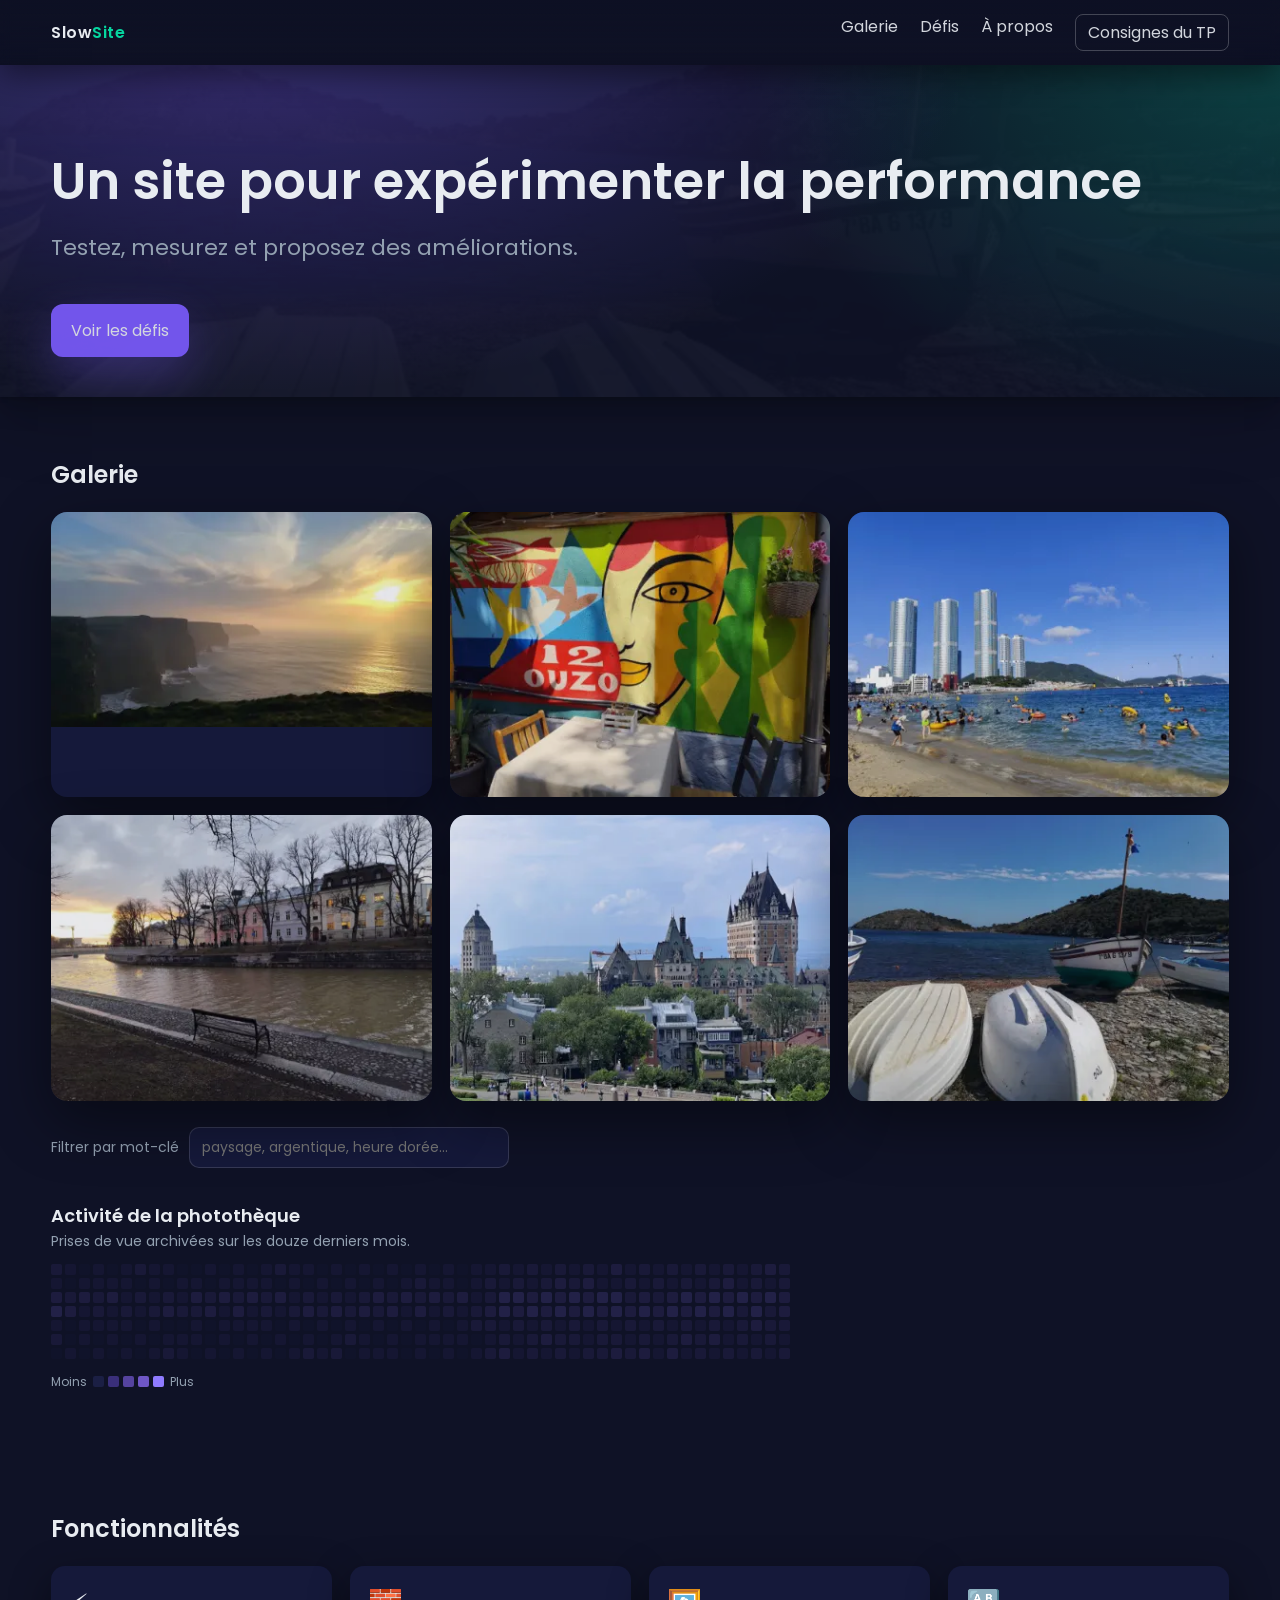
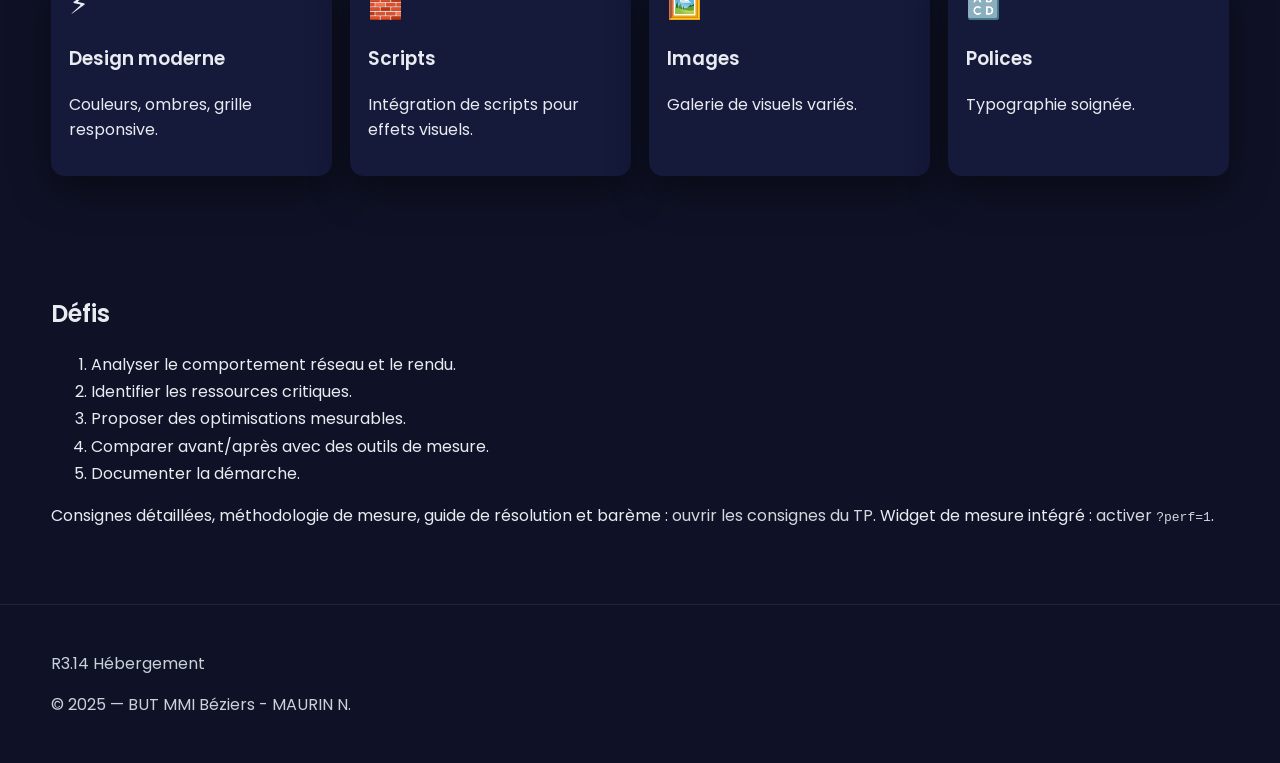
<file: index.html>
<!DOCTYPE html>
<html lang="fr">
  <head>
    <meta charset="utf-8" />
    <meta name="viewport" content="width=device-width, initial-scale=1" />
    <title>Site non optimisé...</title>

    <link rel="icon" type="image/png" sizes="64x64" href="img/favicon.png" />
    <link rel="icon" type="image/svg+xml" href="img/favicon.svg" />
    <link rel="preload" as="font" type="font/woff2" href="fonts/poppins-latin-400.woff2" crossorigin />
    <link rel="preload" as="font" type="font/woff2" href="fonts/poppins-latin-600.woff2" crossorigin />

    <link rel="stylesheet" href="css/styles.css" />

    <script src="js/app.js" defer></script>

    <!-- ===== Infrastructure du TP : hors exercice =====================
         Le bouton « Consignes » et sa fenêtre ne font pas partie du site à
         optimiser. Inutile de les analyser, les optimiser ou les supprimer.
         Volontairement en ligne : aucune requête supplémentaire, et rien ne
         casse quand vous réécrivez css/styles.css ou js/app.js.
         ================================================================ -->
    <style>
      .tp-link{border:1px solid rgba(255,255,255,.25);border-radius:8px;padding:5px 12px}
      .tp-link:hover{background:rgba(255,255,255,.08)}
      /* Cette entrée de menu supplémentaire fait déborder la barre sur petit
         écran : on autorise le retour à la ligne. */
      @media (max-width:640px){
        .menu{flex-wrap:wrap;justify-content:flex-end;gap:8px 14px}
      }
      #tp-modal{width:min(1000px,94vw);height:min(86vh,900px);padding:0;border:0;
        border-radius:14px;background:#0f1226;color:#E8ECF1;overflow:hidden}
      #tp-modal::backdrop{background:rgba(4,6,18,.72)}
      .tp-modal-bar{display:flex;align-items:center;justify-content:space-between;
        gap:12px;padding:10px 14px;border-bottom:1px solid rgba(255,255,255,.12);
        font:600 15px/1.3 system-ui,Segoe UI,Roboto,Arial,sans-serif}
      .tp-modal-bar button{background:transparent;color:#E8ECF1;cursor:pointer;
        border:1px solid rgba(255,255,255,.25);border-radius:8px;padding:5px 11px;font:inherit}
      .tp-modal-bar button:hover{background:rgba(255,255,255,.1)}
      #tp-modal iframe{display:block;width:100%;height:calc(100% - 45px);border:0}
    </style>
  </head>
  <body>
    <div class="topbar">
      <div class="container nav">
        <div class="logo">Slow<span>Site</span></div>
        <div class="menu">
          <a href="#galerie">Galerie</a>
          <a href="#defis">Défis</a>
          <a href="#apropos">À propos</a>
          <a class="tp-link js-consignes" href="consignes.html">Consignes du TP</a>
        </div>
      </div>
    </div>

    <div class="hero">
      <div class="container hero-inner">
        <div class="hero-text">
          <h1>Un site pour expérimenter la performance</h1>
          <p>Testez, mesurez et proposez des améliorations.</p>
          <a class="cta" href="#defis">Voir les défis</a>
        </div>
      </div>
    </div>

    <div id="galerie" class="section gallery">
      <div class="container">
        <h2>Galerie</h2>
        <div class="grid">
          <div class="card" data-mots="paysage montagne aube brume grand angle">
            <a href="img1.html"><img
              src="img/img1-800.webp"
              srcset="img/img1-400.webp 400w, img/img1-800.webp 800w, img/img1-1200.webp 1200w"
              sizes="(max-width: 560px) 92vw, (max-width: 900px) calc((92vw - 18px) / 2), (max-width: 1304px) calc((92vw - 36px) / 3), 388px"
              alt="Image 1" width="800" height="452" fetchpriority="high" decoding="async" /></a>
          </div>
          <div class="card" data-mots="architecture ville façade contraste élevé">
            <a href="img2.html"><img
              src="img/img2-800.webp"
              srcset="img/img2-400.webp 400w, img/img2-800.webp 800w, img/img2-1200.webp 1200w"
              sizes="(max-width: 560px) 92vw, (max-width: 900px) calc((92vw - 18px) / 2), (max-width: 1304px) calc((92vw - 36px) / 3), 388px"
              alt="Image 2" width="800" height="600" fetchpriority="high" decoding="async" /></a>
          </div>
          <div class="card" data-mots="portrait studio clair-obscur noir profond">
            <a href="img3.html"><img
              src="img/img3-800.webp"
              srcset="img/img3-400.webp 400w, img/img3-800.webp 800w, img/img3-1200.webp 1200w"
              sizes="(max-width: 560px) 92vw, (max-width: 900px) calc((92vw - 18px) / 2), (max-width: 1304px) calc((92vw - 36px) / 3), 388px"
              alt="Image 3" width="800" height="600" fetchpriority="high" decoding="async" /></a>
          </div>
          <div class="card" data-mots="littoral falaise heure dorée pose longue">
            <a href="img4.html"><img
              src="img/img4-800.webp"
              srcset="img/img4-400.webp 400w, img/img4-800.webp 800w, img/img4-1200.webp 1200w"
              sizes="(max-width: 560px) 92vw, (max-width: 900px) calc((92vw - 18px) / 2), (max-width: 1304px) calc((92vw - 36px) / 3), 388px"
              alt="Image 4" width="800" height="600" loading="lazy" decoding="async" /></a>
          </div>
          <div class="card" data-mots="photo de rue ruelle silhouette monochrome">
            <a href="img5.html"><img
              src="img/img5-800.webp"
              srcset="img/img5-400.webp 400w, img/img5-800.webp 800w, img/img5-1200.webp 1200w"
              sizes="(max-width: 560px) 92vw, (max-width: 900px) calc((92vw - 18px) / 2), (max-width: 1304px) calc((92vw - 36px) / 3), 388px"
              alt="Image 5" width="800" height="600" loading="lazy" decoding="async" /></a>
          </div>
          <div class="card" data-mots="forêt sentier lumière rasante macro">
            <a href="img6.html"><img
              src="img/img6-800.webp"
              srcset="img/img6-400.webp 400w, img/img6-800.webp 800w, img/img6-1200.webp 1200w"
              sizes="(max-width: 560px) 92vw, (max-width: 900px) calc((92vw - 18px) / 2), (max-width: 1304px) calc((92vw - 36px) / 3), 388px"
              alt="Image 6" width="800" height="600" loading="lazy" decoding="async" /></a>
          </div>
        </div>
        <div class="gallery-filter">
          <label for="q">Filtrer par mot-clé</label>
          <input id="q" type="search" list="motscles" autocomplete="off"
                 placeholder="paysage, argentique, heure dorée…" />
          <datalist id="motscles"></datalist>
          <p id="filter-info" class="filter-info"></p>
        </div>

        <div class="activity">
          <h3 class="activity-title">Activité de la photothèque</h3>
          <p class="activity-sub">Prises de vue archivées sur les douze derniers mois.</p>
          <div class="activity-scroll">
            <div id="calendrier" class="calendar"></div>
          </div>
          <p class="activity-legend">
            <span>Moins</span>
            <i class="lvl lvl-0"></i><i class="lvl lvl-1"></i><i class="lvl lvl-2"></i><i class="lvl lvl-3"></i><i class="lvl lvl-4"></i>
            <span>Plus</span>
          </p>
        </div>
      </div>
    </div>

    <div id="apropos" class="section features">
      <div class="container">
        <h2>Fonctionnalités</h2>
        <div class="features-grid">
          <div class="feature">
            <div class="icon">⚡</div>
            <h3>Design moderne</h3>
            <p>Couleurs, ombres, grille responsive.</p>
          </div>
          <div class="feature">
            <div class="icon">🧱</div>
            <h3>Scripts</h3>
            <p>Intégration de scripts pour effets visuels.</p>
          </div>
          <div class="feature">
            <div class="icon">🖼️</div>
            <h3>Images</h3>
            <p>Galerie de visuels variés.</p>
          </div>
          <div class="feature">
            <div class="icon">🔠</div>
            <h3>Polices</h3>
            <p>Typographie soignée.</p>
          </div>
        </div>
      </div>
    </div>

    <div id="defis" class="section challenges">
      <div class="container">
        <h2>Défis</h2>
        <ol>
          <li>Analyser le comportement réseau et le rendu.</li>
          <li>Identifier les ressources critiques.</li>
          <li>Proposer des optimisations mesurables.</li>
          <li>Comparer avant/après avec des outils de mesure.</li>
          <li>Documenter la démarche.</li>
        </ol>
        <p>
          Consignes détaillées, méthodologie de mesure, guide de résolution et
          barème : <a class="js-consignes" href="consignes.html">ouvrir les
          consignes du TP</a>. Widget de mesure intégré :
          <a href="?perf=1">activer <code>?perf=1</code></a>.
        </p>
      </div>
    </div>

    <div class="footer">
      <div class="container">
        <p>R3.14 Hébergement</p>
        <p>© 2025 — BUT MMI Béziers - MAURIN N.</p>
      </div>
    </div>

    <!-- ===== Infrastructure du TP : hors exercice ===================== -->
    <dialog id="tp-modal" aria-labelledby="tp-modal-titre">
      <div class="tp-modal-bar">
        <span id="tp-modal-titre">Consignes du TP</span>
        <span>
          <a class="tp-link" href="consignes.html" target="_blank" rel="noopener">Ouvrir dans un onglet</a>
          <button type="button" data-tp-close>Fermer</button>
        </span>
      </div>
      <iframe title="Consignes du TP" data-src="consignes.html"></iframe>
    </dialog>

    <script>
      /* Ouvre les consignes en fenêtre modale. Sans JavaScript, ou si
         <dialog> n'est pas supporté, les liens naviguent normalement vers
         consignes.html : le contenu reste accessible dans tous les cas.
         L'iframe n'est chargée qu'à la première ouverture, pour ne rien
         ajouter au chargement de la page mesurée. */
      (function () {
        var modal = document.getElementById('tp-modal');
        var liens = document.querySelectorAll('.js-consignes');
        if (!modal || !liens.length || typeof modal.showModal !== 'function') return;

        var frame = modal.querySelector('iframe');
        for (var i = 0; i < liens.length; i++) {
          liens[i].addEventListener('click', function (e) {
            e.preventDefault();
            if (!frame.getAttribute('src')) {
              frame.setAttribute('src', frame.dataset.src);
            }
            modal.showModal();
          });
        }
        modal.querySelector('[data-tp-close]').addEventListener('click', function () {
          modal.close();
        });
        // Échap ne remonte pas d'une iframe vers le <dialog> parent : on
        // écoute donc aussi dans le document embarqué (même origine).
        frame.addEventListener('load', function () {
          try {
            frame.contentDocument.addEventListener('keydown', function (e) {
              if (e.key === 'Escape') modal.close();
            });
          } catch (err) { /* origine différente : la touche Échap n'agira pas */ }
        });
        // Clic sur le fond sombre : la cible est alors le <dialog> lui-même.
        modal.addEventListener('click', function (e) {
          if (e.target === modal) modal.close();
        });
      })();
      /* ================================================================ */

      if (new URLSearchParams(location.search).has('perf')) {
        var s = document.createElement('script');
        s.src = 'js/metrics.js';
        s.defer = true;
        document.head.appendChild(s);
      }
    </script>
  </body>
</html>
</file>
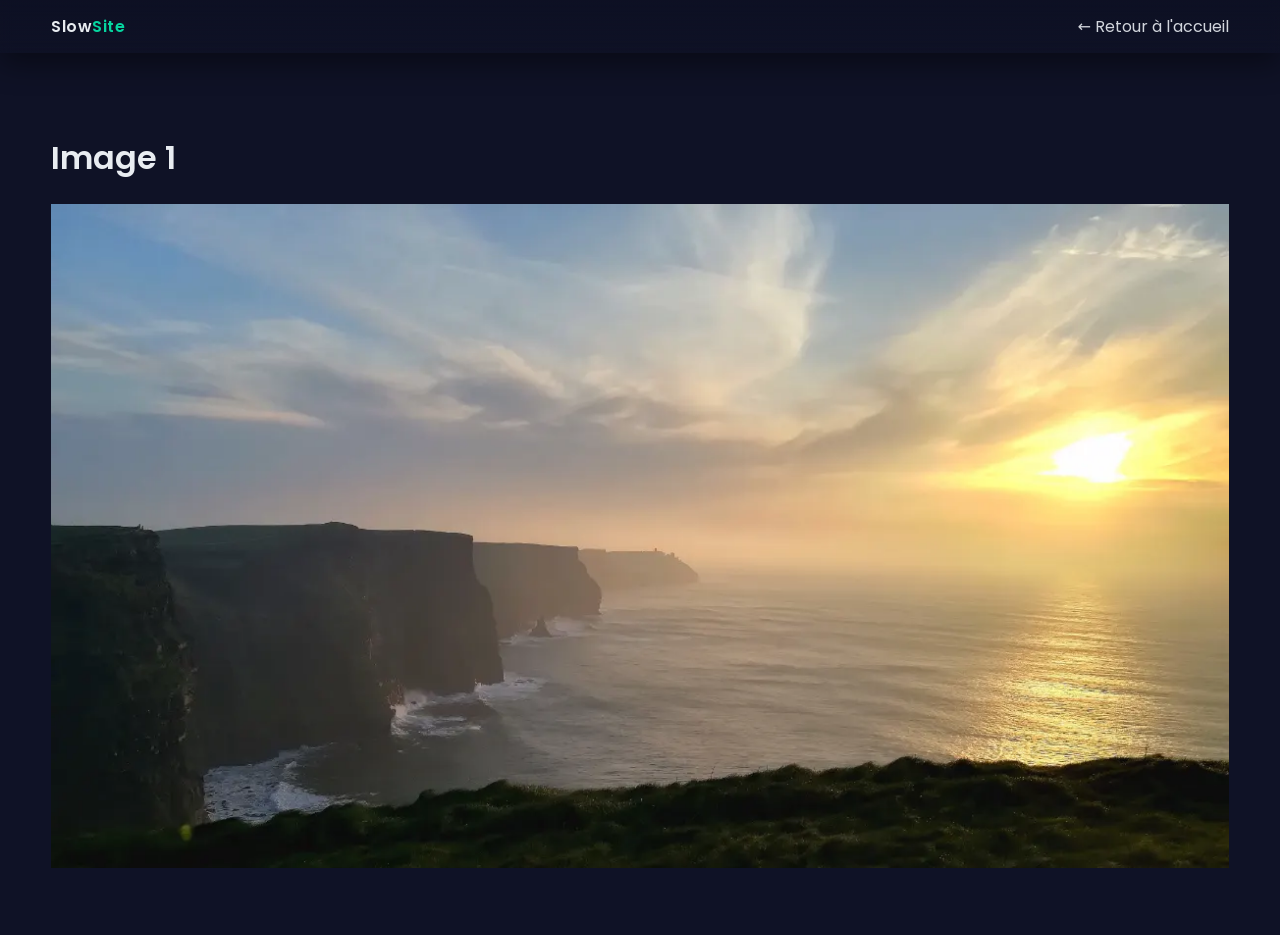
<file: img1.html>
<!DOCTYPE html>
<html lang="fr">
<head>
  <meta charset="utf-8" />
  <meta name="viewport" content="width=device-width, initial-scale=1" />
  <title>Image 1</title>
  <link rel="icon" type="image/png" sizes="64x64" href="img/favicon.png">
  <link rel="icon" type="image/svg+xml" href="img/favicon.svg">
  <link rel="stylesheet" href="css/styles.css">
</head>
<body>
  <div class="topbar"><div class="container nav"><div class="logo">Slow<span>Site</span></div><div class="menu"><a href="index.html">← Retour à l'accueil</a></div></div></div>
  <div class="section image-page"><div class="container">
    <h1>Image 1</h1>
    <div class="image-wrapper"><img src="img/img1-1200.webp" srcset="img/img1-800.webp 800w, img/img1-1200.webp 1200w, img/img1-2000.webp 2000w" sizes="(max-width: 1304px) 92vw, 1200px" alt="Image 1" width="1200" height="677" decoding="async"></div>
  </div></div>
  <script>
    if (new URLSearchParams(location.search).has('perf')) {
      var s = document.createElement('script');
      s.src = 'js/metrics.js'; s.defer = true; document.head.appendChild(s);
    }
  </script>
</body>
</html>
</file>
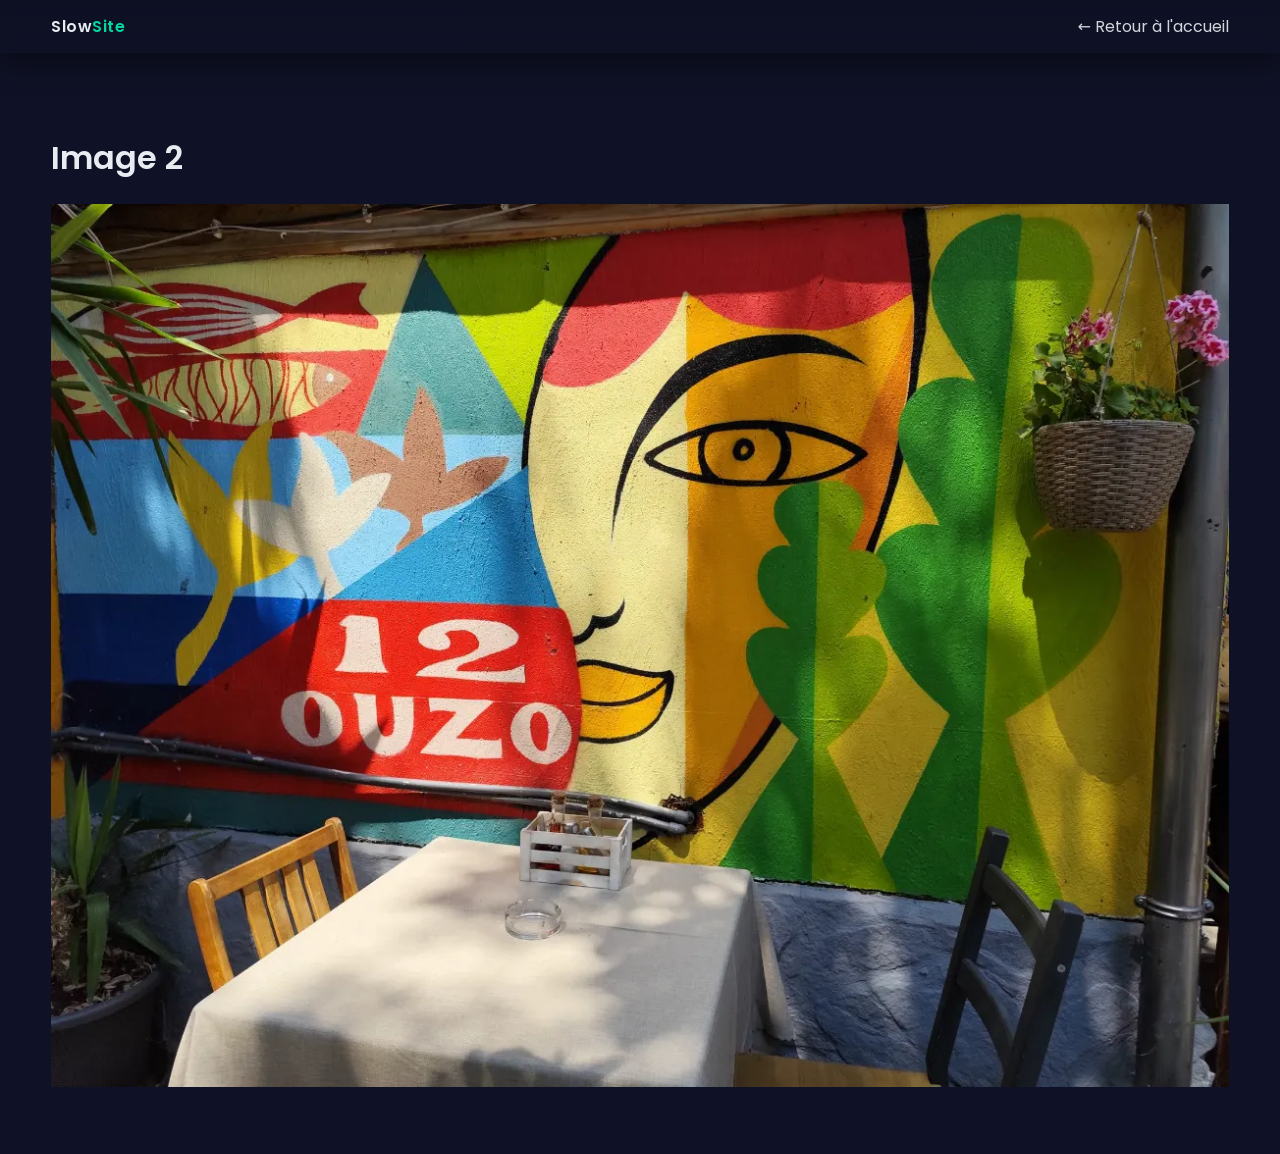
<file: img2.html>
<!DOCTYPE html>
<html lang="fr">
<head>
  <meta charset="utf-8" />
  <meta name="viewport" content="width=device-width, initial-scale=1" />
  <title>Image 2</title>
  <link rel="icon" type="image/png" sizes="64x64" href="img/favicon.png">
  <link rel="icon" type="image/svg+xml" href="img/favicon.svg">
  <link rel="stylesheet" href="css/styles.css">
</head>
<body>
  <div class="topbar"><div class="container nav"><div class="logo">Slow<span>Site</span></div><div class="menu"><a href="index.html">← Retour à l'accueil</a></div></div></div>
  <div class="section image-page"><div class="container">
    <h1>Image 2</h1>
    <div class="image-wrapper"><img src="img/img2-1200.webp" srcset="img/img2-800.webp 800w, img/img2-1200.webp 1200w, img/img2-2000.webp 2000w" sizes="(max-width: 1304px) 92vw, 1200px" alt="Image 2" width="1200" height="900" decoding="async"></div>
  </div></div>
  <script>
    if (new URLSearchParams(location.search).has('perf')) {
      var s = document.createElement('script');
      s.src = 'js/metrics.js'; s.defer = true; document.head.appendChild(s);
    }
  </script>
</body>
</html>
</file>
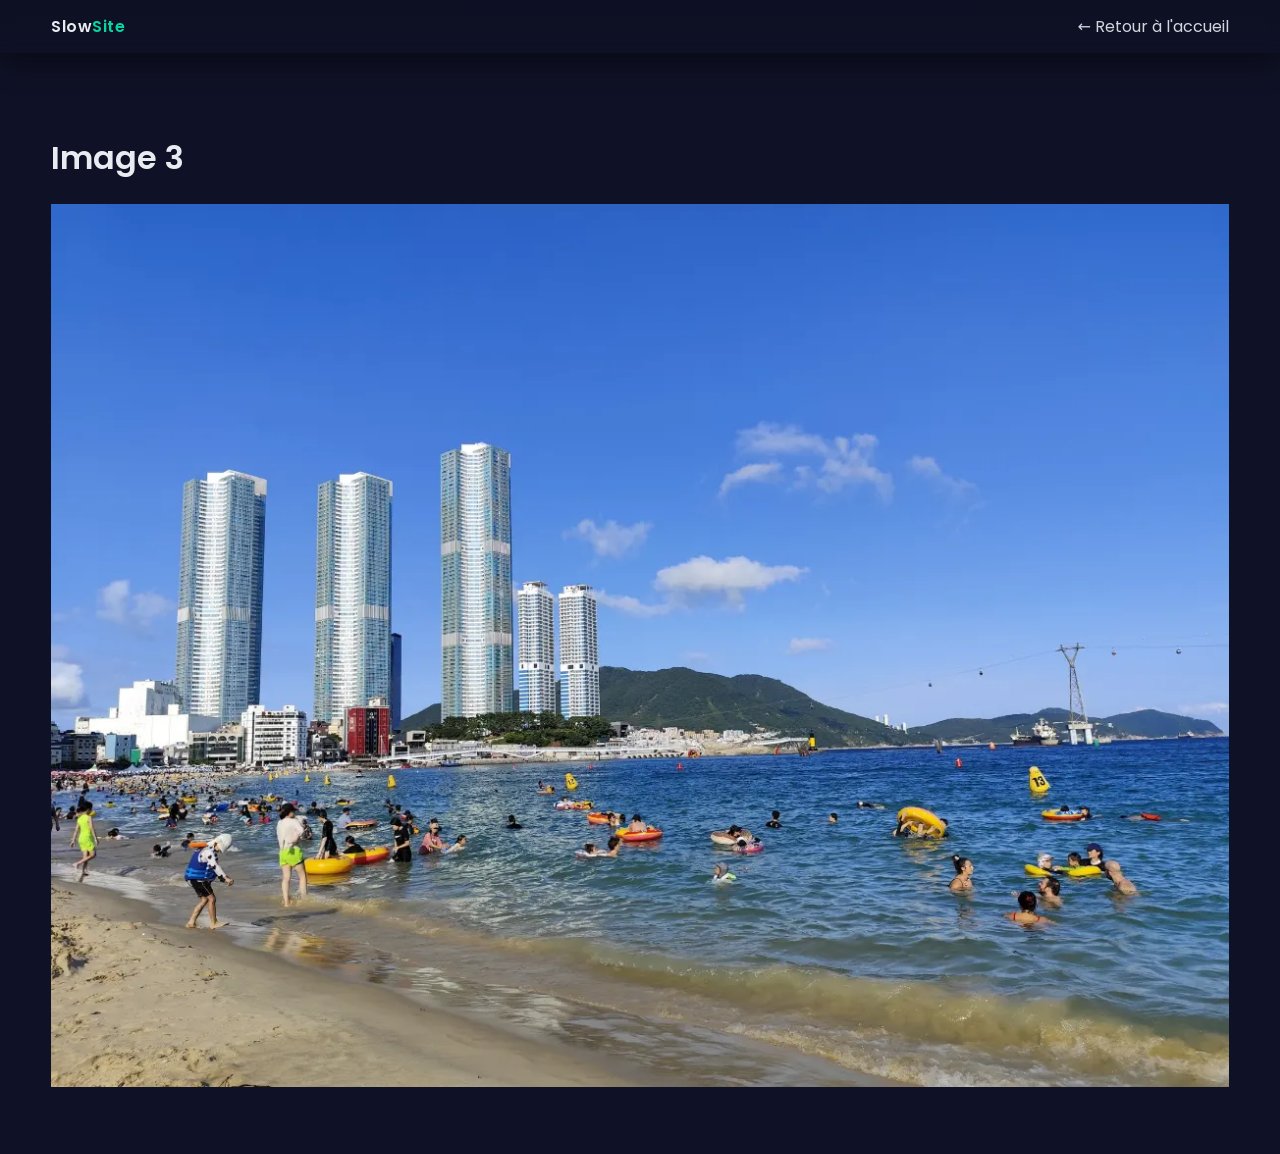
<file: img3.html>
<!DOCTYPE html>
<html lang="fr">
<head>
  <meta charset="utf-8" />
  <meta name="viewport" content="width=device-width, initial-scale=1" />
  <title>Image 3</title>
  <link rel="icon" type="image/png" sizes="64x64" href="img/favicon.png">
  <link rel="icon" type="image/svg+xml" href="img/favicon.svg">
  <link rel="stylesheet" href="css/styles.css">
</head>
<body>
  <div class="topbar"><div class="container nav"><div class="logo">Slow<span>Site</span></div><div class="menu"><a href="index.html">← Retour à l'accueil</a></div></div></div>
  <div class="section image-page"><div class="container">
    <h1>Image 3</h1>
    <div class="image-wrapper"><img src="img/img3-1200.webp" srcset="img/img3-800.webp 800w, img/img3-1200.webp 1200w, img/img3-2000.webp 2000w" sizes="(max-width: 1304px) 92vw, 1200px" alt="Image 3" width="1200" height="900" decoding="async"></div>
  </div></div>
  <script>
    if (new URLSearchParams(location.search).has('perf')) {
      var s = document.createElement('script');
      s.src = 'js/metrics.js'; s.defer = true; document.head.appendChild(s);
    }
  </script>
</body>
</html>
</file>
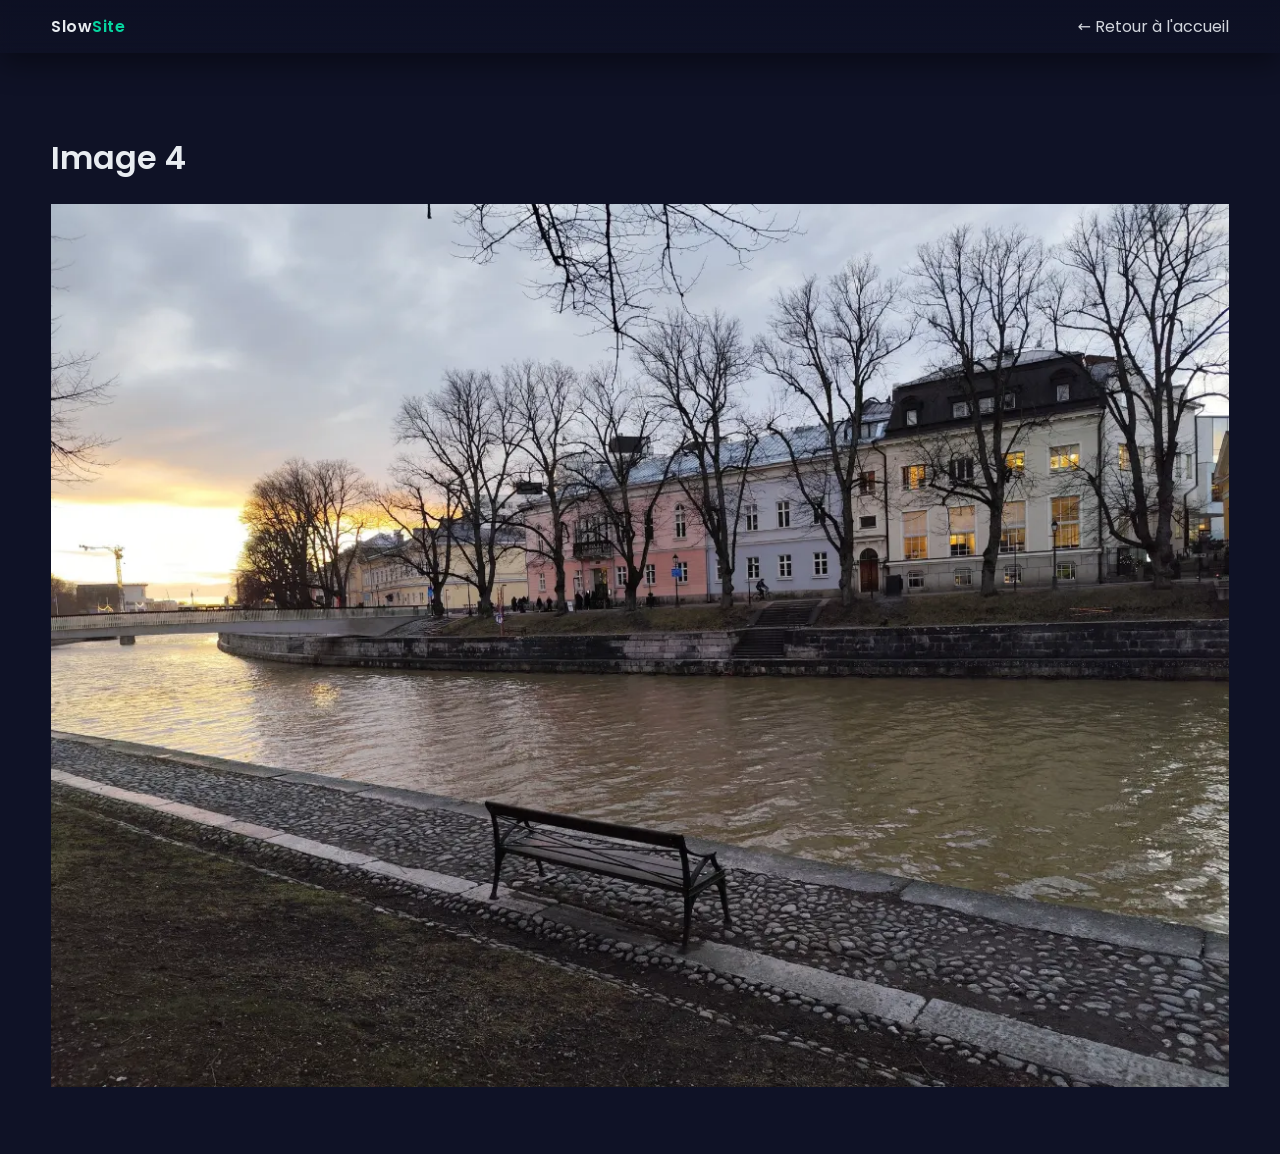
<file: img4.html>
<!DOCTYPE html>
<html lang="fr">
<head>
  <meta charset="utf-8" />
  <meta name="viewport" content="width=device-width, initial-scale=1" />
  <title>Image 4</title>
  <link rel="icon" type="image/png" sizes="64x64" href="img/favicon.png">
  <link rel="icon" type="image/svg+xml" href="img/favicon.svg">
  <link rel="stylesheet" href="css/styles.css">
</head>
<body>
  <div class="topbar"><div class="container nav"><div class="logo">Slow<span>Site</span></div><div class="menu"><a href="index.html">← Retour à l'accueil</a></div></div></div>
  <div class="section image-page"><div class="container">
    <h1>Image 4</h1>
    <div class="image-wrapper"><img src="img/img4-1200.webp" srcset="img/img4-800.webp 800w, img/img4-1200.webp 1200w, img/img4-2000.webp 2000w" sizes="(max-width: 1304px) 92vw, 1200px" alt="Image 4" width="1200" height="900" decoding="async"></div>
  </div></div>
  <script>
    if (new URLSearchParams(location.search).has('perf')) {
      var s = document.createElement('script');
      s.src = 'js/metrics.js'; s.defer = true; document.head.appendChild(s);
    }
  </script>
</body>
</html>
</file>
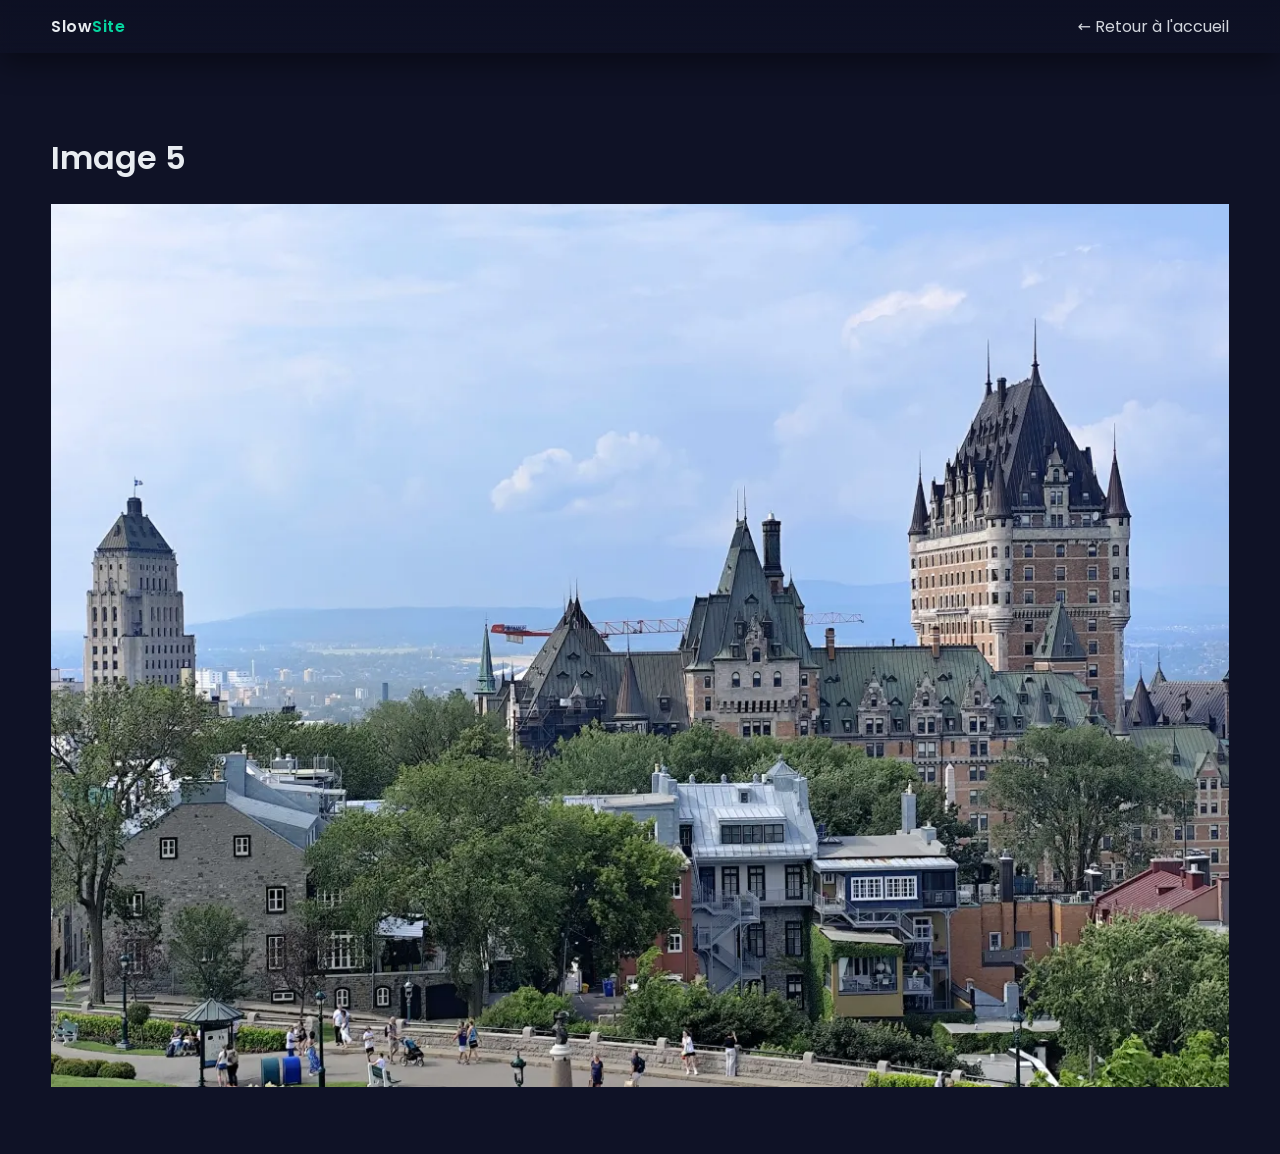
<file: img5.html>
<!DOCTYPE html>
<html lang="fr">
<head>
  <meta charset="utf-8" />
  <meta name="viewport" content="width=device-width, initial-scale=1" />
  <title>Image 5</title>
  <link rel="icon" type="image/png" sizes="64x64" href="img/favicon.png">
  <link rel="icon" type="image/svg+xml" href="img/favicon.svg">
  <link rel="stylesheet" href="css/styles.css">
</head>
<body>
  <div class="topbar"><div class="container nav"><div class="logo">Slow<span>Site</span></div><div class="menu"><a href="index.html">← Retour à l'accueil</a></div></div></div>
  <div class="section image-page"><div class="container">
    <h1>Image 5</h1>
    <div class="image-wrapper"><img src="img/img5-1200.webp" srcset="img/img5-800.webp 800w, img/img5-1200.webp 1200w, img/img5-2000.webp 2000w" sizes="(max-width: 1304px) 92vw, 1200px" alt="Image 5" width="1200" height="900" decoding="async"></div>
  </div></div>
  <script>
    if (new URLSearchParams(location.search).has('perf')) {
      var s = document.createElement('script');
      s.src = 'js/metrics.js'; s.defer = true; document.head.appendChild(s);
    }
  </script>
</body>
</html>
</file>
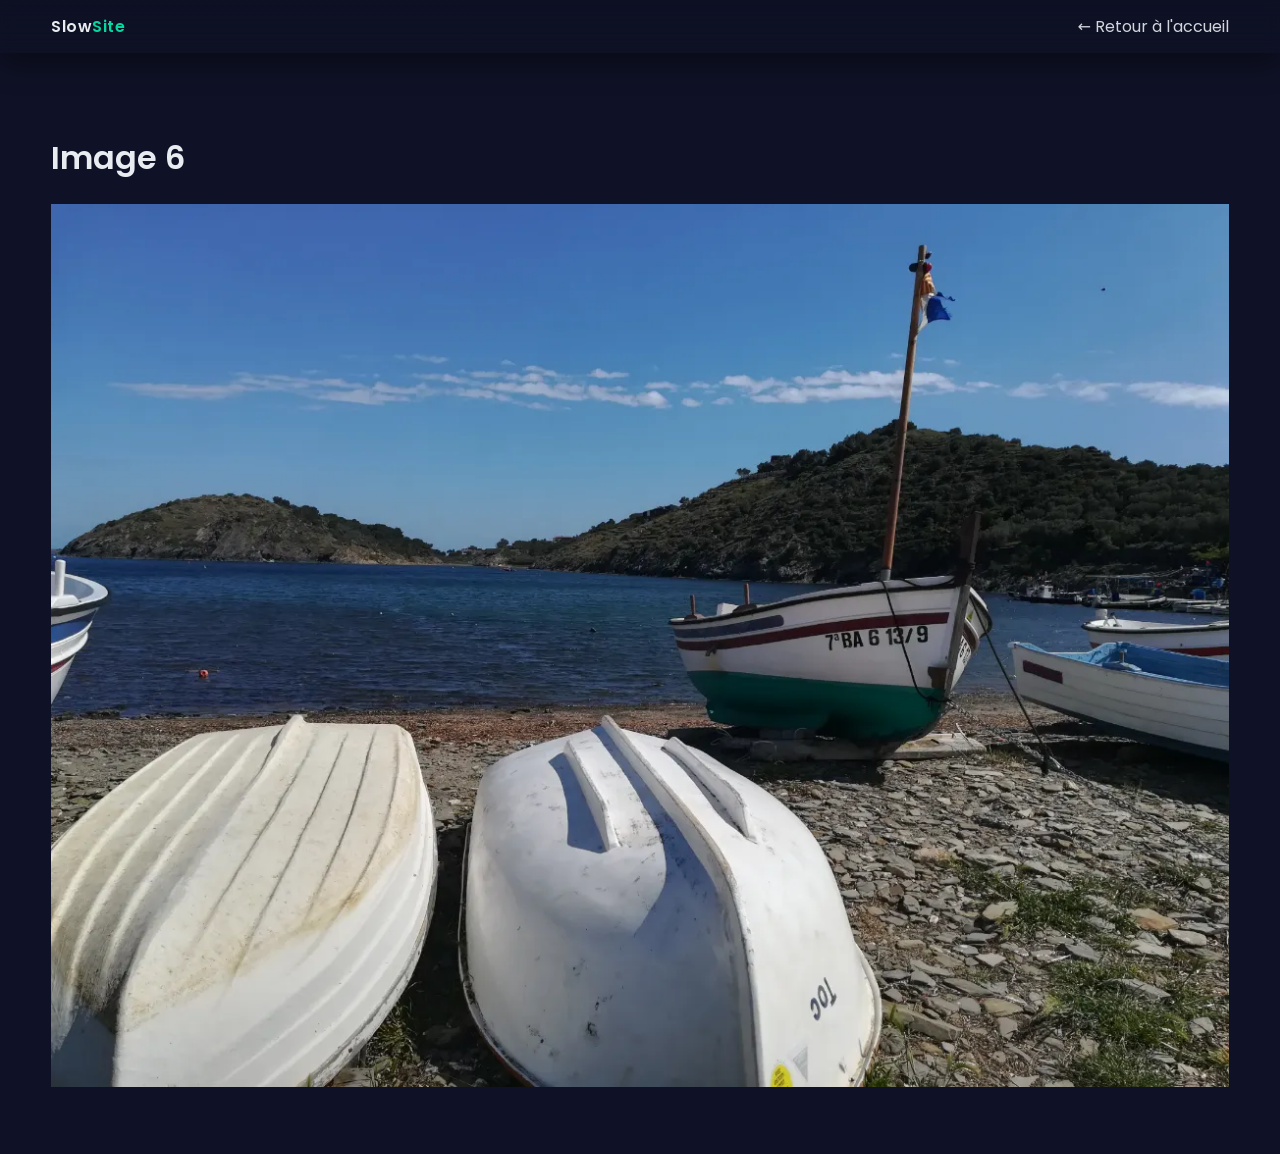
<file: img6.html>
<!DOCTYPE html>
<html lang="fr">
<head>
  <meta charset="utf-8" />
  <meta name="viewport" content="width=device-width, initial-scale=1" />
  <title>Image 6</title>
  <link rel="icon" type="image/png" sizes="64x64" href="img/favicon.png">
  <link rel="icon" type="image/svg+xml" href="img/favicon.svg">
  <link rel="stylesheet" href="css/styles.css">
</head>
<body>
  <div class="topbar"><div class="container nav"><div class="logo">Slow<span>Site</span></div><div class="menu"><a href="index.html">← Retour à l'accueil</a></div></div></div>
  <div class="section image-page"><div class="container">
    <h1>Image 6</h1>
    <div class="image-wrapper"><img src="img/img6-1200.webp" srcset="img/img6-800.webp 800w, img/img6-1200.webp 1200w, img/img6-2000.webp 2000w" sizes="(max-width: 1304px) 92vw, 1200px" alt="Image 6" width="1200" height="900" decoding="async"></div>
  </div></div>
  <script>
    if (new URLSearchParams(location.search).has('perf')) {
      var s = document.createElement('script');
      s.src = 'js/metrics.js'; s.defer = true; document.head.appendChild(s);
    }
  </script>
</body>
</html>
</file>
<file: css/styles.css>
/* Poppins (latin) auto-hebergee : aucun domaine tiers, font-display:swap, seulement les deux graisses utilisees (400 et 600). */
@font-face{font-family:'Poppins';font-style:normal;font-weight:400;font-display:swap;src:url(../fonts/poppins-latin-400.woff2) format('woff2');unicode-range:U+0000-00FF,U+0131,U+0152-0153,U+02BB-02BC,U+02C6,U+02DA,U+02DC,U+0304,U+0308,U+0329,U+2000-206F,U+20AC,U+2122,U+2191,U+2193,U+2212,U+2215,U+FEFF,U+FFFD}
@font-face{font-family:'Poppins';font-style:normal;font-weight:600;font-display:swap;src:url(../fonts/poppins-latin-600.woff2) format('woff2');unicode-range:U+0000-00FF,U+0131,U+0152-0153,U+02BB-02BC,U+02C6,U+02DA,U+02DC,U+0304,U+0308,U+0329,U+2000-206F,U+20AC,U+2122,U+2191,U+2193,U+2212,U+2215,U+FEFF,U+FFFD}
/* styles.css — feuille de style unique du site.
   Fusion nettoyee des anciens styles.css, extra.css et theme-legacy.css : les ~2 000 regles
   jamais appliquees (.redundant-N, .extra-N, .legacy-*, .tile*, .highlight) ont disparu, ainsi que
   les imports en chaine (extra.css, theme-legacy.css) et la police Playfair Display, jamais utilisee. */
:root{--bg:#0f1226;--fg:#E8ECF1;--muted:#93A1B1;--primary:#7C5CFF;--accent:#06D6A0;--card:#15193A;--shadow:rgba(0,0,0,0.45);
  --lvl0:#1b1f44;--lvl1:#3a2f7a;--lvl2:#55439f;--lvl3:#6f57c6;--lvl4:#8f7bff}
*{box-sizing:border-box}
html,body{margin:0;padding:0;background:var(--bg);color:var(--fg);font-family:'Poppins',system-ui,Segoe UI,Roboto,Arial,sans-serif}
.container{width:min(1200px,92%);margin:0 auto}
a{color:var(--fg);text-decoration:none;opacity:.9}a:hover{opacity:1}
.topbar{position:sticky;top:0;backdrop-filter:blur(6px);background:linear-gradient(180deg,rgba(13,16,35,.8),rgba(13,16,35,.2));z-index:10;box-shadow:0 10px 30px var(--shadow)}
.nav{display:flex;align-items:center;justify-content:space-between;padding:14px 0}
.logo{font-weight:700;letter-spacing:.5px}.logo span{color:var(--accent)}.menu{display:flex;gap:22px}
/* Bandeau : texture a 4 % d'opacite (ex theme-legacy.css) et ombre portee (ex extra.css) */
.hero{position:relative;overflow:hidden;padding:90px 0 40px;background:radial-gradient(1200px 600px at 20% -10%, rgba(124,92,255,.35), transparent 60%), radial-gradient(900px 600px at 100% 0%, rgba(6,214,160,.25), transparent 60%);box-shadow:0 2px 4px rgba(0,0,0,.14),0 8px 24px rgba(0,0,0,.22),0 24px 60px rgba(0,0,0,.18)}
.hero::before{content:"";position:absolute;inset:0;background:url('../img/hero-bg.webp') center / cover no-repeat;opacity:.04;pointer-events:none}
.hero-inner{position:relative;z-index:1;display:grid;grid-template-columns:1fr;gap:28px}
.hero h1{font-size:clamp(28px,4vw,56px);line-height:1.05;margin:0 0 10px}
.hero p{font-size:clamp(16px,1.8vw,22px);color:var(--muted)}
.cta{display:inline-block;margin-top:18px;background:var(--primary);padding:14px 20px;border-radius:12px;box-shadow:0 20px 50px rgba(124,92,255,.35);transition:transform .2s ease, box-shadow .2s ease}
.cta:hover{transform:translateY(-2px);box-shadow:0 28px 60px rgba(124,92,255,.45)}
.section{padding:60px 0}.section h2{margin:0 0 20px}
.gallery .grid{display:grid;grid-template-columns:repeat(3,1fr);gap:18px}
.card{background:var(--card);border-radius:16px;overflow:hidden;box-shadow:0 20px 60px var(--shadow)}
.card img{display:block;width:100%;height:auto;opacity:0;transition:opacity .6s ease}
.card img.loaded{opacity:1}
.features-grid{display:grid;grid-template-columns:repeat(4,1fr);gap:18px}
.feature{background:var(--card);padding:18px;border-radius:14px;box-shadow:0 14px 40px var(--shadow)}
.feature .icon{font-size:28px}
.challenges ol{line-height:1.7}
.footer{padding:30px 0;border-top:1px solid rgba(255,255,255,.08);color:#c9d1d9}
@media (max-width:900px){.features-grid{grid-template-columns:repeat(2,1fr)}.gallery .grid{grid-template-columns:repeat(2,1fr)}}
@media (max-width:560px){.features-grid{grid-template-columns:1fr}.gallery .grid{grid-template-columns:1fr}}

/* --- Filtrage de la galerie --- */
.gallery-filter{display:flex;align-items:center;flex-wrap:wrap;gap:10px;margin-top:26px}
.gallery-filter label{color:var(--muted);font-size:14px}
.gallery-filter input{background:var(--card);color:var(--fg);border:1px solid rgba(255,255,255,.14);
  border-radius:10px;padding:9px 12px;min-width:min(320px,100%);font:inherit;font-size:14px}
.gallery-filter input:focus{outline:2px solid var(--primary);outline-offset:1px}
.filter-info{margin:0;color:var(--muted);font-size:13px}
.card{transform:translateY(24px);transition:transform .35s ease}
.card.visible{transform:translateY(0)}

/* --- Calendrier d'activité --- */
.activity{margin-top:34px}
.activity-title{margin:0 0 2px;font-size:18px}
.activity-sub{margin:0 0 12px;color:var(--muted);font-size:14px}
.activity-scroll{overflow-x:auto;padding-bottom:4px}
/* 7 rangees (une par jour de la semaine) de 53 cases : l'opacite liee au scroll porte sur la rangee,
   donc sur 7 elements au lieu de 371. min-height = place reservee avant la construction par app.js. */
.calendar{display:flex;flex-direction:column;gap:3px;width:max-content;min-height:95px}
.cal-row{display:flex;gap:3px;transition:opacity .25s linear}
.cal-day{flex:none;width:11px;height:11px;border-radius:2px;background:var(--lvl0)}
/* Rampe séquentielle à teinte unique, du plus sombre au plus clair. */
.cal-day[data-n="1"]{background:var(--lvl1)}
.cal-day[data-n="2"]{background:var(--lvl2)}
.cal-day[data-n="3"]{background:var(--lvl3)}
.cal-day[data-n="4"]{background:var(--lvl4)}
.activity-legend{display:flex;align-items:center;gap:4px;margin:10px 0 0;
  color:var(--muted);font-size:12px}
.activity-legend .lvl{width:11px;height:11px;border-radius:2px;display:inline-block}
.activity-legend .lvl-0{background:var(--lvl0)}.activity-legend .lvl-1{background:var(--lvl1)}
.activity-legend .lvl-2{background:var(--lvl2)}.activity-legend .lvl-3{background:var(--lvl3)}
.activity-legend .lvl-4{background:var(--lvl4)}
.activity-legend span:first-child{margin-right:2px}
.activity-legend span:last-child{margin-left:2px}

/* Pages de detail : l'image ne depasse jamais son conteneur (sinon la page defile en horizontal). */
.image-wrapper img{max-width:100%;height:auto}
</file>
